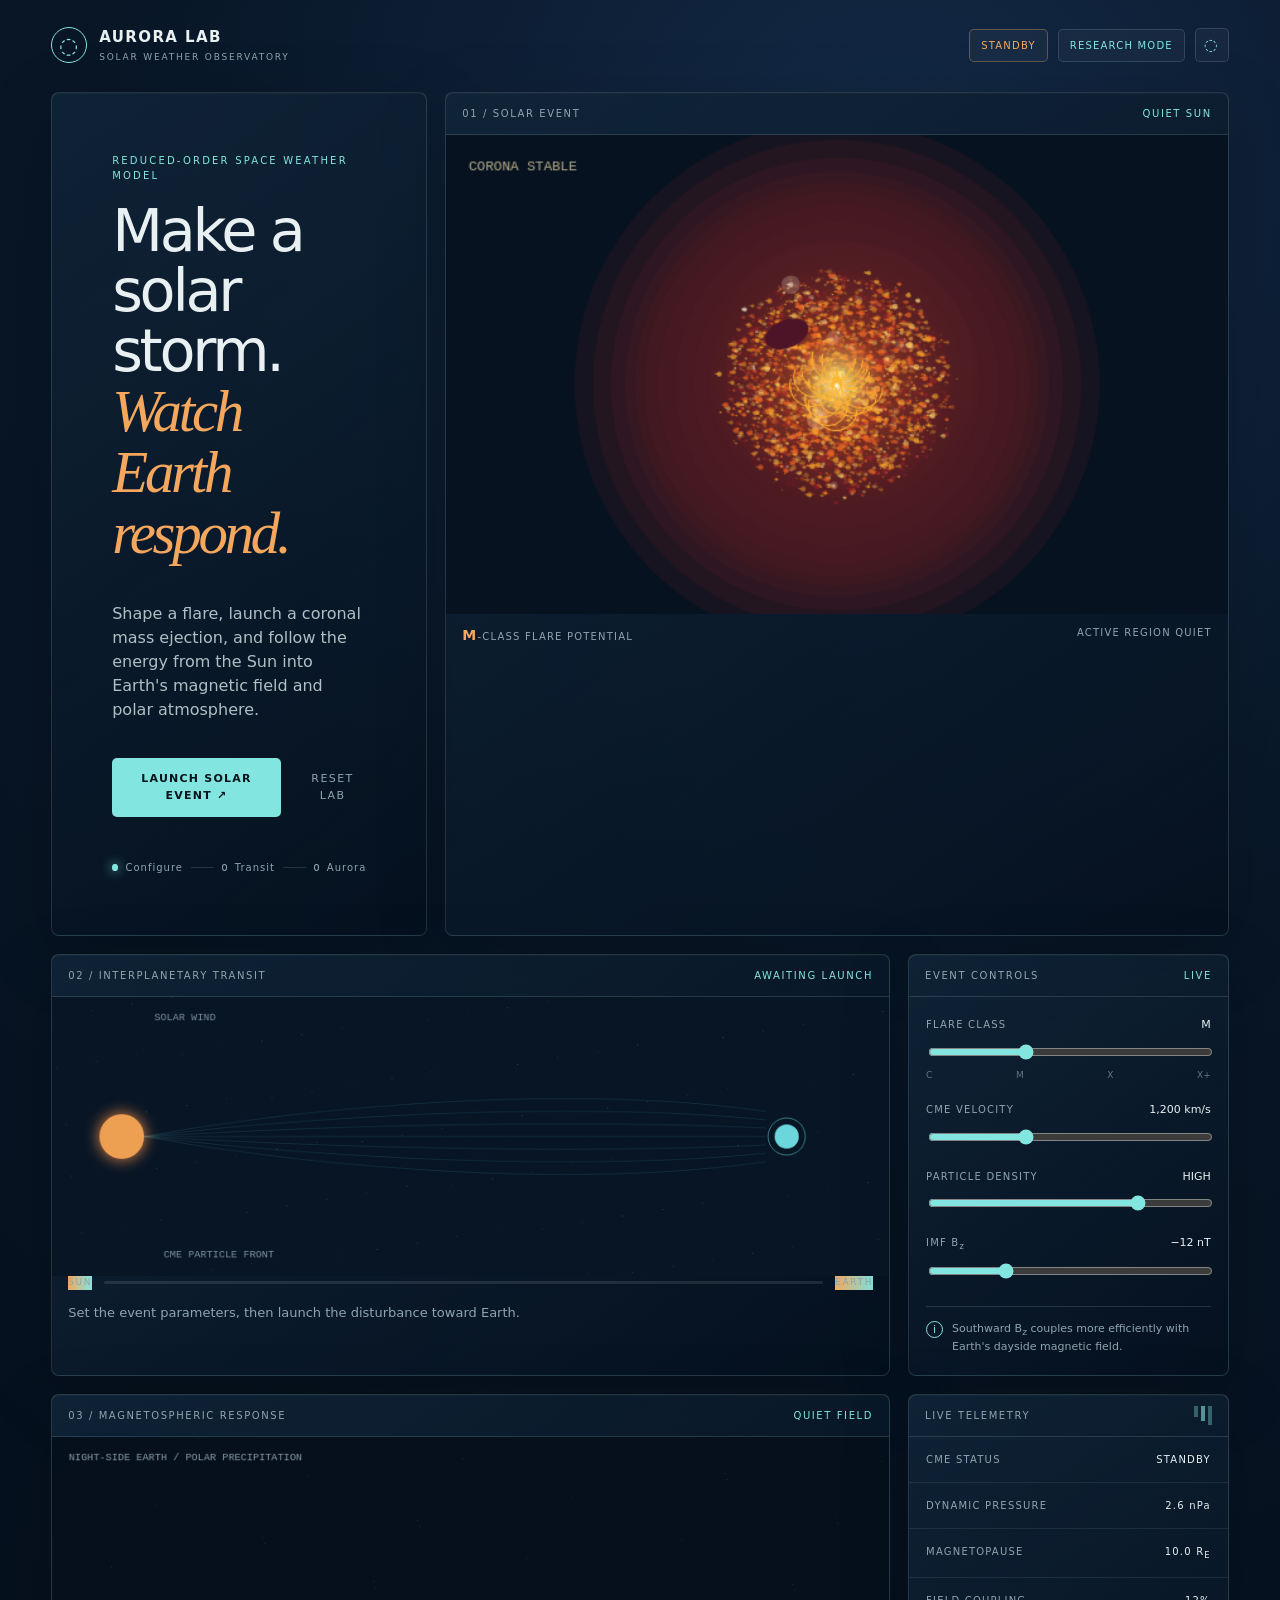
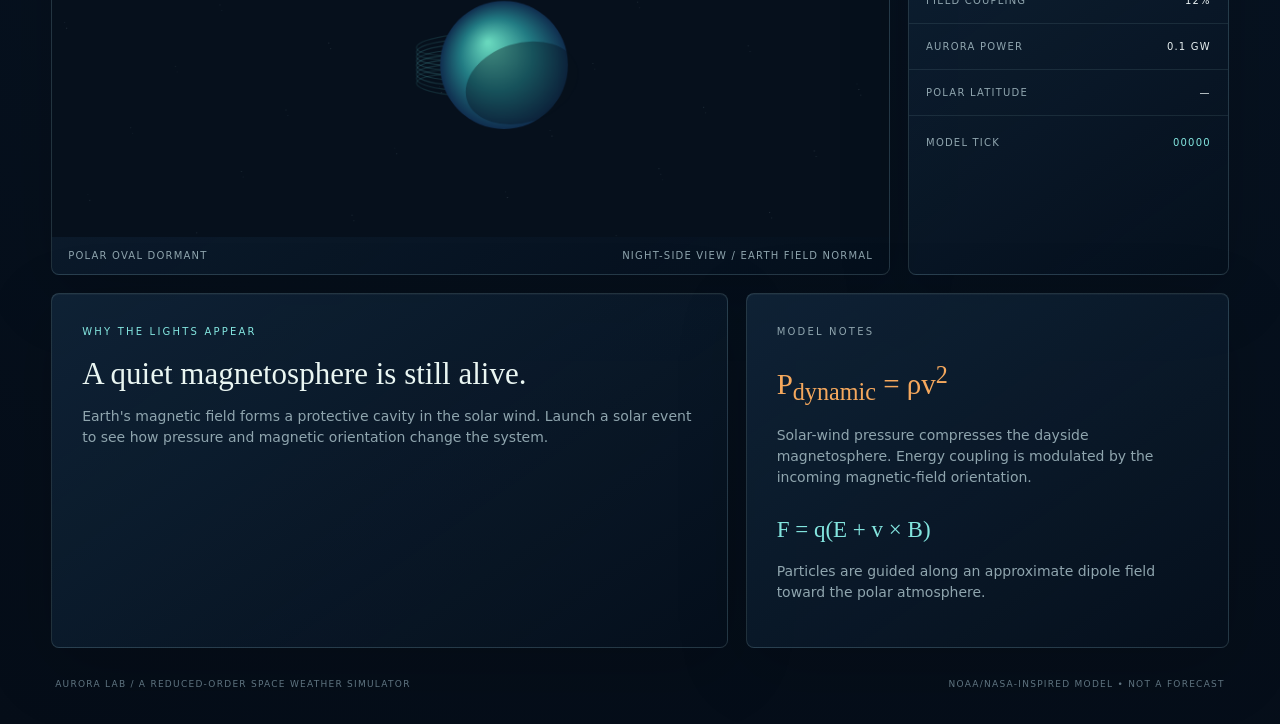
<file: index.html>
<!doctype html>
<html lang="en">
<head>
  <meta charset="UTF-8" />
  <meta name="viewport" content="width=device-width, initial-scale=1.0" />
  <meta name="theme-color" content="#07111f" />
  <meta name="description" content="Aurora Lab — an interactive reduced-order solar weather and aurora simulator." />
  <title>Aurora Lab — Solar Weather Observatory</title>
  <link rel="stylesheet" href="style.css" />
</head>
<body>
  <div class="app-shell">
    <header class="topbar">
      <a class="brand" href="#top" aria-label="Aurora Lab home">
        <span class="brand-mark" aria-hidden="true">◌</span>
        <span><strong>AURORA LAB</strong><small>SOLAR WEATHER OBSERVATORY</small></span>
      </a>
      <div class="top-actions">
        <span id="runState" class="state-chip">STANDBY</span>
        <button id="modeToggle" class="ghost-button" type="button">RESEARCH MODE</button>
        <button id="soundToggle" class="icon-button" type="button" aria-pressed="false" aria-label="Enable ambience">◌</button>
      </div>
    </header>

    <main id="top">
      <section class="hero-grid">
        <div class="intro panel">
          <p class="eyebrow">REDUCED-ORDER SPACE WEATHER MODEL</p>
          <h1>Make a solar storm.<br /><em>Watch Earth respond.</em></h1>
          <p class="lede">Shape a flare, launch a coronal mass ejection, and follow the energy from the Sun into Earth's magnetic field and polar atmosphere.</p>
          <div class="hero-buttons">
            <button id="launchButton" class="primary-button" type="button">LAUNCH SOLAR EVENT <span>↗</span></button>
            <button id="resetButton" class="text-button" type="button">RESET LAB</button>
          </div>
          <div class="stage-line"><span class="stage-dot active"></span><span>Configure</span><i></i><span class="stage-dot"></span><span>Transit</span><i></i><span class="stage-dot"></span><span>Aurora</span></div>
        </div>
        <div class="sun-card panel">
          <div class="panel-heading"><span>01 / SOLAR EVENT</span><span id="flareBadge">QUIET SUN</span></div>
          <canvas id="sunCanvas" width="620" height="380" aria-label="Animated Sun and solar event view"></canvas>
          <div class="sun-caption"><span><b id="flareClassReadout">M</b>-CLASS FLARE POTENTIAL</span><span id="sunStatus">ACTIVE REGION QUIET</span></div>
        </div>
      </section>

      <section class="observatory-grid">
        <div class="space-card panel">
          <div class="panel-heading"><span>02 / INTERPLANETARY TRANSIT</span><span id="transitStatus">AWAITING LAUNCH</span></div>
          <canvas id="spaceCanvas" width="900" height="300" aria-label="Solar wind and CME transit from Sun to Earth"></canvas>
          <div class="range-track"><span>SUN</span><div><span id="transitBar"></span></div><span>EARTH</span></div>
          <p id="phaseCopy" class="phase-copy">Set the event parameters, then launch the disturbance toward Earth.</p>
        </div>
        <aside class="controls panel">
          <div class="panel-heading"><span>EVENT CONTROLS</span><span class="tiny-label">LIVE</span></div>
          <label>FLARE CLASS <output id="flareValue">M</output><input id="flareInput" type="range" min="0" max="3" value="1" /></label>
          <div class="scale-labels"><span>C</span><span>M</span><span>X</span><span>X+</span></div>
          <label>CME VELOCITY <output id="speedValue">1,200 km/s</output><input id="speedInput" type="range" min="600" max="2400" step="50" value="1200" /></label>
          <label>PARTICLE DENSITY <output id="densityValue">HIGH</output><input id="densityInput" type="range" min="1" max="5" value="4" /></label>
          <label>IMF B<sub>z</sub> <output id="bzValue">−12 nT</output><input id="bzInput" type="range" min="-25" max="25" value="-12" /></label>
          <div class="mini-note"><span class="info">i</span><p>Southward B<sub>z</sub> couples more efficiently with Earth's dayside magnetic field.</p></div>
        </aside>
      </section>

      <section class="earth-grid">
        <div class="earth-card panel">
          <div class="panel-heading"><span>03 / MAGNETOSPHERIC RESPONSE</span><span id="earthStatus">QUIET FIELD</span></div>
          <canvas id="earthCanvas" width="900" height="430" aria-label="Earth magnetosphere and aurora simulation"></canvas>
          <div class="earth-caption"><span id="auroraLabel">POLAR OVAL DORMANT</span><span id="earthViewText">NIGHT-SIDE VIEW / EARTH FIELD NORMAL</span></div>
        </div>
        <aside class="telemetry panel">
          <div class="panel-heading"><span>LIVE TELEMETRY</span><span class="signal"><i></i><i></i><i></i></span></div>
          <div class="metric"><span>CME STATUS</span><strong id="metricCme">STANDBY</strong></div>
          <div class="metric"><span>DYNAMIC PRESSURE</span><strong id="metricPressure">1.8 nPa</strong></div>
          <div class="metric"><span>MAGNETOPAUSE</span><strong id="metricPause">10.2 R<sub>E</sub></strong></div>
          <div class="metric"><span>FIELD COUPLING</span><strong id="metricCoupling">12%</strong></div>
          <div class="metric"><span>AURORA POWER</span><strong id="metricPower">0.1 GW</strong></div>
          <div class="metric"><span>POLAR LATITUDE</span><strong id="metricLatitude">—</strong></div>
          <div class="telemetry-foot"><span>MODEL TICK</span><strong id="metricTick">00000</strong></div>
        </aside>
      </section>

      <section class="science-grid">
        <article class="science-copy panel">
          <p class="eyebrow">WHY THE LIGHTS APPEAR</p>
          <h2 id="scienceTitle">A quiet magnetosphere is still alive.</h2>
          <p id="scienceCopy">Earth's magnetic field forms a protective cavity in the solar wind. Launch a solar event to see how pressure and magnetic orientation change the system.</p>
        </article>
        <article class="equation panel">
          <p class="eyebrow">MODEL NOTES</p>
          <div class="equation-line">P<sub>dynamic</sub> = ρv<sup>2</sup></div>
          <p>Solar-wind pressure compresses the dayside magnetosphere. Energy coupling is modulated by the incoming magnetic-field orientation.</p>
          <div class="equation-line small">F = q(E + v × B)</div>
          <p>Particles are guided along an approximate dipole field toward the polar atmosphere.</p>
        </article>
      </section>
    </main>
    <footer><span>AURORA LAB / A REDUCED-ORDER SPACE WEATHER SIMULATOR</span><span>NOAA/NASA-INSPIRED MODEL • NOT A FORECAST</span></footer>
  </div>
  <script src="main.js"></script>
</body>
</html>
</file>
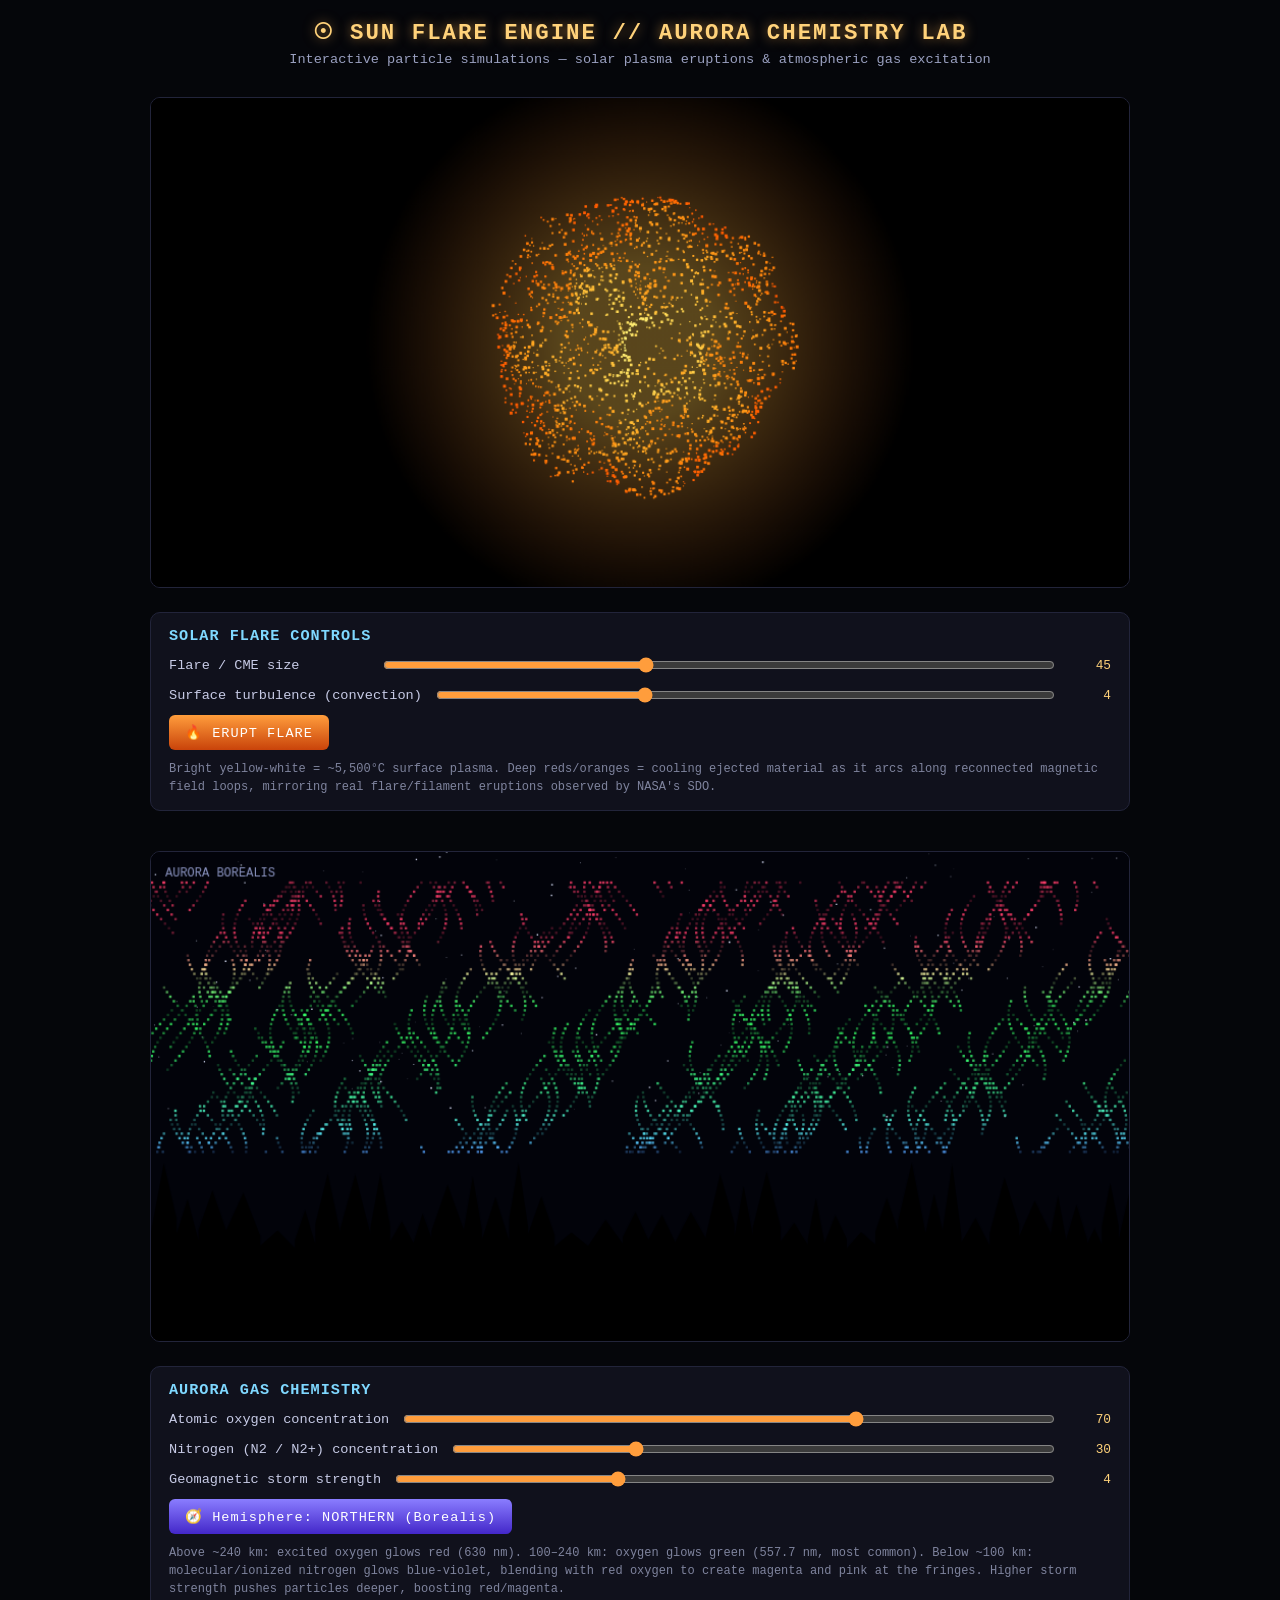
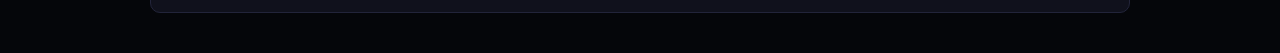
<file: sun-aurora-simulator.html>
<!DOCTYPE html>
<html lang="en">
<head>
<meta charset="UTF-8">
<title>Sun Flares & Aurora Chemistry Simulator</title>
<style>
  * { box-sizing: border-box; }
  body {
    margin: 0;
    background: #05060a;
    color: #e8e8f0;
    font-family: 'Courier New', monospace;
    overflow-x: hidden;
  }
  header {
    text-align: center;
    padding: 18px 10px 6px;
  }
  header h1 {
    margin: 0;
    font-size: 1.4rem;
    letter-spacing: 2px;
    color: #ffd27a;
    text-shadow: 0 0 12px rgba(255,180,80,0.6);
  }
  header p {
    color: #9aa0c0;
    font-size: 0.85rem;
    margin: 6px 0 0;
  }
  .scene {
    position: relative;
    width: 100%;
    max-width: 980px;
    margin: 24px auto;
    border: 1px solid #22243a;
    border-radius: 10px;
    background: #000;
    overflow: hidden;
  }
  canvas {
    display: block;
    width: 100%;
  }
  .controls {
    max-width: 980px;
    margin: 0 auto 40px;
    padding: 14px 18px;
    background: #10111c;
    border: 1px solid #22243a;
    border-radius: 10px;
  }
  .controls h2 {
    font-size: 0.95rem;
    color: #7fd8ff;
    margin: 0 0 10px;
    text-transform: uppercase;
    letter-spacing: 1px;
  }
  .row {
    display: flex;
    align-items: center;
    gap: 12px;
    margin: 10px 0;
    flex-wrap: wrap;
  }
  .row label {
    min-width: 200px;
    font-size: 0.85rem;
    color: #c7cbe6;
  }
  input[type="range"] {
    flex: 1;
    min-width: 160px;
    accent-color: #ff9d3c;
  }
  .val {
    min-width: 42px;
    text-align: right;
    font-size: 0.8rem;
    color: #ffd27a;
  }
  button {
    background: linear-gradient(180deg,#ff9d3c,#c9430a);
    border: none;
    color: #fff;
    padding: 9px 16px;
    border-radius: 6px;
    font-family: inherit;
    font-size: 0.85rem;
    cursor: pointer;
    letter-spacing: 1px;
  }
  button.aurora {
    background: linear-gradient(180deg,#57ffb0,#0aa66b);
  }
  button.hemisphere {
    background: linear-gradient(180deg,#8a7dff,#4327c9);
  }
  .legend {
    font-size: 0.75rem;
    color: #7f849e;
    margin-top: 8px;
    line-height: 1.5;
  }
</style>
</head>
<body>

<header>
  <h1>☉ SUN FLARE ENGINE // AURORA CHEMISTRY LAB</h1>
  <p>Interactive particle simulations — solar plasma eruptions & atmospheric gas excitation</p>
</header>

<div class="scene">
  <canvas id="sunCanvas" width="960" height="480"></canvas>
</div>
<div class="controls">
  <h2>Solar Flare Controls</h2>
  <div class="row">
    <label for="flareSize">Flare / CME size</label>
    <input type="range" id="flareSize" min="10" max="100" value="45">
    <span class="val" id="flareSizeVal">45</span>
  </div>
  <div class="row">
    <label for="churn">Surface turbulence (convection)</label>
    <input type="range" id="churn" min="1" max="10" value="4">
    <span class="val" id="churnVal">4</span>
  </div>
  <div class="row">
    <button id="triggerFlare">🔥 ERUPT FLARE</button>
  </div>
  <div class="legend">
    Bright yellow-white = ~5,500°C surface plasma. Deep reds/oranges = cooling ejected material as it arcs
    along reconnected magnetic field loops, mirroring real flare/filament eruptions observed by NASA's SDO.
  </div>
</div>

<div class="scene">
  <canvas id="auroraCanvas" width="960" height="480"></canvas>
</div>
<div class="controls">
  <h2>Aurora Gas Chemistry</h2>
  <div class="row">
    <label for="oxygen">Atomic oxygen concentration</label>
    <input type="range" id="oxygen" min="0" max="100" value="70">
    <span class="val" id="oxygenVal">70</span>
  </div>
  <div class="row">
    <label for="nitrogen">Nitrogen (N2 / N2+) concentration</label>
    <input type="range" id="nitrogen" min="0" max="100" value="30">
    <span class="val" id="nitrogenVal">30</span>
  </div>
  <div class="row">
    <label for="stormStrength">Geomagnetic storm strength</label>
    <input type="range" id="stormStrength" min="1" max="10" value="4">
    <span class="val" id="stormVal">4</span>
  </div>
  <div class="row">
    <button class="hemisphere" id="hemisphereToggle">🧭 Hemisphere: NORTHERN (Borealis)</button>
  </div>
  <div class="legend">
    Above ~240 km: excited oxygen glows red (630 nm). 100–240 km: oxygen glows green (557.7 nm, most
    common). Below ~100 km: molecular/ionized nitrogen glows blue-violet, blending with red oxygen to
    create magenta and pink at the fringes. Higher storm strength pushes particles deeper, boosting red/magenta.
  </div>
</div>

<script>
// ===================== SUN + FLARE ENGINE =====================
const sunCanvas = document.getElementById('sunCanvas');
const sctx = sunCanvas.getContext('2d');
const W1 = sunCanvas.width, H1 = sunCanvas.height;
const sunCenter = { x: W1/2, y: H1/2 };
const sunRadius = 150;

function rand(min, max) { return Math.random() * (max - min) + min; }

function noise2D(x, y, t) {
  return Math.sin(x * 0.05 + t) * Math.cos(y * 0.05 - t * 0.7) +
         Math.sin((x + y) * 0.02 + t * 1.3) * 0.5;
}

const surfaceParticles = [];
for (let i = 0; i < 2200; i++) {
  const angle = rand(0, Math.PI * 2);
  const r = Math.sqrt(Math.random()) * sunRadius;
  surfaceParticles.push({
    baseAngle: angle,
    baseR: r,
    phase: rand(0, Math.PI * 2),
    size: rand(1, 3)
  });
}

let flareParticles = [];

function colorForHeat(heat) {
  const r = 255;
  const g = Math.floor(80 + heat * 175);
  const b = Math.floor(heat * heat * 140);
  return `rgb(${r},${g},${b})`;
}

function spawnFlare(sizeFactor) {
  const angle = rand(0, Math.PI * 2);
  const count = Math.floor(30 + sizeFactor * 4);
  const jetLength = 40 + sizeFactor * 3.2;
  for (let i = 0; i < count; i++) {
    const spread = rand(-0.25, 0.25);
    flareParticles.push({
      angle: angle + spread,
      dist: sunRadius * 0.95,
      speed: rand(1.2, 2.6) * (sizeFactor / 45),
      arcHeight: jetLength * rand(0.7, 1.3),
      life: 1.0,
      decay: rand(0.004, 0.009),
      size: rand(1.5, 3.5),
      loopBias: rand(-0.5, 0.5)
    });
  }
}

let t1 = 0;
function drawSun() {
  t1 += 0.015;
  sctx.fillStyle = '#000';
  sctx.fillRect(0, 0, W1, H1);

  const grad = sctx.createRadialGradient(sunCenter.x, sunCenter.y, sunRadius*0.5, sunCenter.x, sunCenter.y, sunRadius*1.8);
  grad.addColorStop(0, 'rgba(255,200,80,0.35)');
  grad.addColorStop(1, 'rgba(255,120,40,0)');
  sctx.fillStyle = grad;
  sctx.fillRect(0, 0, W1, H1);

  const churn = parseFloat(document.getElementById('churn').value) / 4;

  for (const p of surfaceParticles) {
    const n = noise2D(p.baseR * Math.cos(p.baseAngle), p.baseR * Math.sin(p.baseAngle), t1 * churn);
    const rJitter = p.baseR + n * 10 * churn;
    const angleJitter = p.baseAngle + Math.sin(t1 + p.phase) * 0.03;
    const x = sunCenter.x + Math.cos(angleJitter) * rJitter;
    const y = sunCenter.y + Math.sin(angleJitter) * rJitter;
    const heat = Math.max(0, 1 - rJitter / sunRadius) * 0.7 + 0.3 * (0.5 + 0.5 * Math.sin(n * 3 + t1));
    sctx.fillStyle = colorForHeat(Math.min(1, heat));
    sctx.fillRect(x, y, p.size, p.size);
  }

  flareParticles = flareParticles.filter(f => f.life > 0);
  for (const f of flareParticles) {
    f.dist += f.speed;
    f.life -= f.decay;
    const arcProgress = Math.min(1, (f.dist - sunRadius*0.95) / f.arcHeight);
    const curveOffset = Math.sin(arcProgress * Math.PI) * f.arcHeight * 0.6 * f.loopBias;
    const x = sunCenter.x + Math.cos(f.angle) * f.dist + Math.cos(f.angle + Math.PI/2) * curveOffset;
    const y = sunCenter.y + Math.sin(f.angle) * f.dist + Math.sin(f.angle + Math.PI/2) * curveOffset;
    const heat = f.life;
    sctx.fillStyle = colorForHeat(heat);
    sctx.globalAlpha = Math.max(0, f.life);
    sctx.fillRect(x, y, f.size, f.size);
    sctx.globalAlpha = 1;
  }

  requestAnimationFrame(drawSun);
}

document.getElementById('triggerFlare').addEventListener('click', () => {
  spawnFlare(parseFloat(document.getElementById('flareSize').value));
});

['flareSize','churn'].forEach(id => {
  const el = document.getElementById(id);
  const out = document.getElementById(id + 'Val');
  el.addEventListener('input', () => out.textContent = el.value);
});

drawSun();

// ===================== AURORA + TREE LINE ENGINE =====================
const auroraCanvas = document.getElementById('auroraCanvas');
const actx = auroraCanvas.getContext('2d');
const W2 = auroraCanvas.width, H2 = auroraCanvas.height;

let hemisphereNorth = true;
document.getElementById('hemisphereToggle').addEventListener('click', () => {
  hemisphereNorth = !hemisphereNorth;
  document.getElementById('hemisphereToggle').textContent =
    hemisphereNorth ? '🧭 Hemisphere: NORTHERN (Borealis)' : '🧭 Hemisphere: SOUTHERN (Australis)';
});

const stars = [];
for (let i = 0; i < 150; i++) {
  stars.push({ x: rand(0, W2), y: rand(0, H2 * 0.55), r: rand(0.4, 1.6), tw: rand(0, Math.PI*2) });
}

function drawTreeline() {
  const baseY = H2 * 0.82;
  actx.fillStyle = '#000';
  actx.beginPath();
  actx.moveTo(0, H2);
  actx.lineTo(0, baseY);
  let x = 0;
  while (x < W2) {
    const treeW = rand(14, 34);
    const treeH = rand(20, 90);
    actx.lineTo(x, baseY - treeH * rand(0.2,0.4));
    actx.lineTo(x + treeW*0.5, baseY - treeH);
    actx.lineTo(x + treeW, baseY - treeH * rand(0.2,0.4));
    x += treeW;
  }
  actx.lineTo(W2, baseY);
  actx.lineTo(W2, H2);
  actx.closePath();
  actx.fill();
}

const auroraCols = 140;
const auroraRows = 60;
const auroraGrid = [];
for (let i = 0; i < auroraCols; i++) {
  auroraGrid.push({ xBase: (i / auroraCols) * W2, phase: rand(0, Math.PI*2), speed: rand(0.5, 1.2) });
}

function gasColor(altitudeFrac, oxygen, nitrogen, storm) {
  const deepPenetration = storm / 10;
  const oxNorm = oxygen / 100, nNorm = nitrogen / 100;

  const redWeight = oxNorm * Math.max(0, altitudeFrac - 0.55) * 2 * (0.6 + deepPenetration);
  const greenWeight = oxNorm * Math.max(0, 1 - Math.abs(altitudeFrac - 0.35) * 2.2);
  const blueWeight = nNorm * Math.max(0, 0.4 - altitudeFrac) * 2.5;
  const magentaWeight = nNorm * redWeight * 1.4;

  let r = greenWeight * 40 + redWeight * 255 + blueWeight * 60 + magentaWeight * 200;
  let g = greenWeight * 255 + redWeight * 60 + blueWeight * 20;
  let b = greenWeight * 90 + blueWeight * 255 + magentaWeight * 220 + redWeight * 30;

  const norm = Math.max(r, g, b, 1);
  r = Math.min(255, (r / norm) * 255 * 0.95 + 20);
  g = Math.min(255, (g / norm) * 255 * 0.95 + 20);
  b = Math.min(255, (b / norm) * 255 * 0.95 + 20);
  return `rgb(${Math.floor(r)},${Math.floor(g)},${Math.floor(b)})`;
}

let t2 = 0;
function drawAurora() {
  t2 += 0.02;
  actx.fillStyle = '#02030a';
  actx.fillRect(0, 0, W2, H2);

  for (const s of stars) {
    const tw = 0.5 + 0.5 * Math.sin(t2*2 + s.tw);
    actx.globalAlpha = 0.4 + tw * 0.6;
    actx.fillStyle = '#dfe6ff';
    actx.fillRect(s.x, s.y, s.r, s.r);
  }
  actx.globalAlpha = 1;

  const oxygen = parseFloat(document.getElementById('oxygen').value);
  const nitrogen = parseFloat(document.getElementById('nitrogen').value);
  const storm = parseFloat(document.getElementById('stormStrength').value);

  const topY = H2 * 0.06;
  const bottomY = H2 * 0.62;

  for (let row = 0; row < auroraRows; row++) {
    const altitudeFrac = 1 - row / auroraRows;
    const y = topY + (bottomY - topY) * (row / auroraRows);
    for (let i = 0; i < auroraCols; i++) {
      const col = auroraGrid[i];
      const wave = Math.sin(t2 * col.speed + col.phase + row * 0.15) * 26;
      const wave2 = Math.cos(t2 * 0.6 + i * 0.08) * 14;
      const x = col.xBase + wave + wave2;
      const density = Math.sin(i * 0.3 + t2 + row * 0.2);
      if (density < 0.05) continue;
      const color = gasColor(altitudeFrac, oxygen, nitrogen, storm);
      actx.globalAlpha = 0.5 + 0.3 * Math.sin(t2*1.5 + row + i*0.1);
      actx.fillStyle = color;
      actx.fillRect(x, y, 2.4, 2.4);
    }
  }
  actx.globalAlpha = 1;

  drawTreeline();

  actx.fillStyle = '#8a93c0';
  actx.font = '12px monospace';
  actx.fillText(hemisphereNorth ? 'AURORA BOREALIS' : 'AURORA AUSTRALIS', 14, 24);

  requestAnimationFrame(drawAurora);
}

['oxygen','nitrogen','stormStrength'].forEach(id => {
  const el = document.getElementById(id);
  const out = document.getElementById(id === 'stormStrength' ? 'stormVal' : id + 'Val');
  el.addEventListener('input', () => out.textContent = el.value);
});

drawAurora();
</script>
</body>
</html>
</file>
<file: style.css>
:root{--ink:#e8f0f1;--muted:#8fa5ae;--line:rgba(180,220,225,.16);--panel:rgba(10,24,39,.78);--panel-strong:rgba(12,29,47,.94);--cyan:#83e5df;--cyan-2:#4ebfc4;--amber:#f5a85d;--violet:#b98cff;--green:#7df0b5;--bg:#06101c}*{box-sizing:border-box}html{scroll-behavior:smooth}body{margin:0;background:radial-gradient(circle at 70% 8%,#132946 0,#081626 34%,#050d18 100%);color:var(--ink);font:14px/1.5 Inter,ui-sans-serif,system-ui,-apple-system,BlinkMacSystemFont,"Segoe UI",sans-serif;min-height:100vh}body:before{content:"";position:fixed;inset:0;pointer-events:none;opacity:.32;background-image:linear-gradient(rgba(255,255,255,.025) 1px,transparent 1px),linear-gradient(90deg,rgba(255,255,255,.018) 1px,transparent 1px);background-size:42px 42px;mask-image:linear-gradient(to bottom,#000,transparent 78%)}button,input{font:inherit}.app-shell{max-width:1440px;margin:auto;padding:26px clamp(18px,4vw,66px) 32px}.topbar{display:flex;justify-content:space-between;align-items:center;gap:20px;margin-bottom:28px}.brand{display:flex;align-items:center;gap:12px;color:inherit;text-decoration:none;letter-spacing:.1em}.brand-mark{display:grid;place-items:center;width:36px;height:36px;border:1px solid var(--cyan);border-radius:50%;color:var(--cyan);font-size:22px}.brand strong,.brand small{display:block}.brand strong{font-size:15px}.brand small{font-size:9px;color:var(--muted);letter-spacing:.2em;margin-top:2px}.top-actions{display:flex;align-items:center;gap:10px}.state-chip,.ghost-button,.icon-button{border:1px solid var(--line);background:rgba(255,255,255,.035);color:var(--muted);padding:8px 11px;border-radius:5px;font-size:10px;letter-spacing:.12em}.state-chip{color:var(--amber);border-color:rgba(245,168,93,.35)}button{cursor:pointer}.ghost-button,.icon-button{color:var(--cyan)}.icon-button{width:34px;height:34px;padding:0;font-size:16px}.panel{background:linear-gradient(145deg,rgba(16,36,56,.9),rgba(5,16,29,.74));border:1px solid var(--line);box-shadow:0 18px 70px rgba(0,0,0,.18),inset 0 1px rgba(255,255,255,.035);border-radius:8px}.hero-grid{display:grid;grid-template-columns:minmax(280px,.72fr) minmax(500px,1.5fr);gap:18px}.intro{padding:clamp(26px,5vw,60px);display:flex;flex-direction:column;justify-content:center;min-height:380px}.eyebrow{color:var(--cyan);font-size:10px;letter-spacing:.22em;margin:0 0 18px}.intro h1{font-size:clamp(34px,4.6vw,68px);line-height:1.02;letter-spacing:-.055em;font-weight:500;margin:0 0 22px}.intro h1 em{font-family:Georgia,serif;color:var(--amber);font-weight:400}.lede{color:#afc0c5;max-width:510px;font-size:16px}.hero-buttons{display:flex;align-items:center;gap:18px;margin-top:20px}.primary-button{border:0;border-radius:5px;background:var(--cyan);color:#06131c;padding:13px 17px;font-weight:750;font-size:11px;letter-spacing:.11em}.primary-button:hover{background:#b6fff4}.text-button{background:none;border:0;color:var(--muted);font-size:11px;letter-spacing:.13em}.stage-line{display:flex;align-items:center;gap:8px;color:var(--muted);font-size:10px;letter-spacing:.1em;margin-top:43px}.stage-line i{height:1px;width:34px;background:var(--line)}.stage-dot{width:7px;height:7px;border:1px solid var(--muted);border-radius:50%}.stage-dot.active{background:var(--cyan);border-color:var(--cyan);box-shadow:0 0 12px var(--cyan)}.sun-card,.space-card,.earth-card{overflow:hidden}.panel-heading{height:42px;padding:0 16px;display:flex;justify-content:space-between;align-items:center;border-bottom:1px solid var(--line);color:var(--muted);font-size:10px;letter-spacing:.16em}.panel-heading span:last-child{color:var(--cyan)}canvas{display:block;width:100%;height:auto}.sun-card canvas{min-height:300px;background:radial-gradient(circle at 51% 49%,rgba(246,156,72,.13),transparent 30%),#071221}.sun-caption,.earth-caption{display:flex;justify-content:space-between;padding:11px 16px;color:var(--muted);font-size:10px;letter-spacing:.12em}.sun-caption b{color:var(--amber);font-size:14px}.observatory-grid{display:grid;grid-template-columns:minmax(0,1.7fr) minmax(260px,.65fr);gap:18px;margin-top:18px}.space-card canvas{background:#071525;min-height:180px}.range-track{display:flex;align-items:center;gap:12px;padding:0 16px;color:var(--muted);font-size:9px;letter-spacing:.18em}.range-track>div{height:3px;flex:1;background:rgba(255,255,255,.1);border-radius:5px;overflow:hidden}.range-track span{display:block;height:100%;width:0;background:linear-gradient(90deg,var(--amber),var(--cyan));transition:width .2s}.range-track>span{width:auto;height:auto}.phase-copy{color:var(--muted);font-size:13px;margin:13px 16px 18px}.controls{padding-bottom:20px}.controls label{display:block;margin:20px 17px 0;color:var(--muted);font-size:10px;letter-spacing:.12em}.controls output{float:right;color:var(--ink);font-size:11px;letter-spacing:0}.controls input{width:100%;margin-top:10px;accent-color:var(--cyan)}.scale-labels{display:flex;justify-content:space-between;margin:5px 17px 0;color:#607783;font-size:9px}.mini-note{display:flex;gap:9px;margin:23px 17px 0;padding-top:14px;border-top:1px solid var(--line);color:var(--muted);font-size:11px}.mini-note p{margin:0}.info{width:17px;height:17px;display:grid;place-items:center;border:1px solid var(--cyan);color:var(--cyan);border-radius:50%;flex:none}.earth-grid{display:grid;grid-template-columns:minmax(0,1.7fr) minmax(260px,.65fr);gap:18px;margin-top:18px}.earth-card canvas{background:radial-gradient(ellipse at 50% 72%,rgba(90,224,193,.14),transparent 35%),#06101c}.telemetry{padding-bottom:10px}.metric{display:flex;justify-content:space-between;gap:15px;padding:15px 17px;border-bottom:1px solid rgba(180,220,225,.1);color:var(--muted);font-size:10px;letter-spacing:.12em}.metric strong{color:var(--ink);font-weight:500;text-align:right}.telemetry-foot{display:flex;justify-content:space-between;padding:19px 17px;color:var(--muted);font-size:10px;letter-spacing:.12em}.telemetry-foot strong{color:var(--cyan);font-weight:500}.signal{display:flex;gap:3px}.signal i{display:block;width:4px;height:11px;background:var(--cyan);opacity:.35}.signal i:nth-child(2){height:15px;opacity:.6}.signal i:nth-child(3){height:19px}.science-grid{display:grid;grid-template-columns:1.4fr 1fr;gap:18px;margin-top:18px}.science-copy,.equation{padding:30px}.science-copy h2{font-family:Georgia,serif;font-size:31px;line-height:1.12;font-weight:400;margin:0 0 12px;color:#eaf6f2}.science-copy p:not(.eyebrow),.equation p{color:var(--muted);max-width:680px}.equation-line{font-family:Georgia,serif;font-size:29px;color:var(--amber);margin:12px 0}.equation-line.small{font-size:23px;color:var(--cyan);margin-top:25px}footer{display:flex;justify-content:space-between;gap:20px;color:#5f7480;font-size:9px;letter-spacing:.14em;margin-top:30px;padding:0 4px}@media(max-width:900px){.hero-grid,.observatory-grid,.earth-grid,.science-grid{grid-template-columns:1fr}.intro{min-height:auto}.topbar{align-items:flex-start}.top-actions{flex-wrap:wrap;justify-content:flex-end}}@media(max-width:560px){.app-shell{padding:17px 12px 24px}.topbar{flex-direction:column;align-items:stretch}.top-actions{justify-content:flex-start}.intro{padding:27px 20px}.intro h1{font-size:43px}.sun-caption,.earth-caption,footer{flex-direction:column;gap:5px}.science-copy,.equation{padding:23px}.panel-heading{font-size:8px}}
</file>
